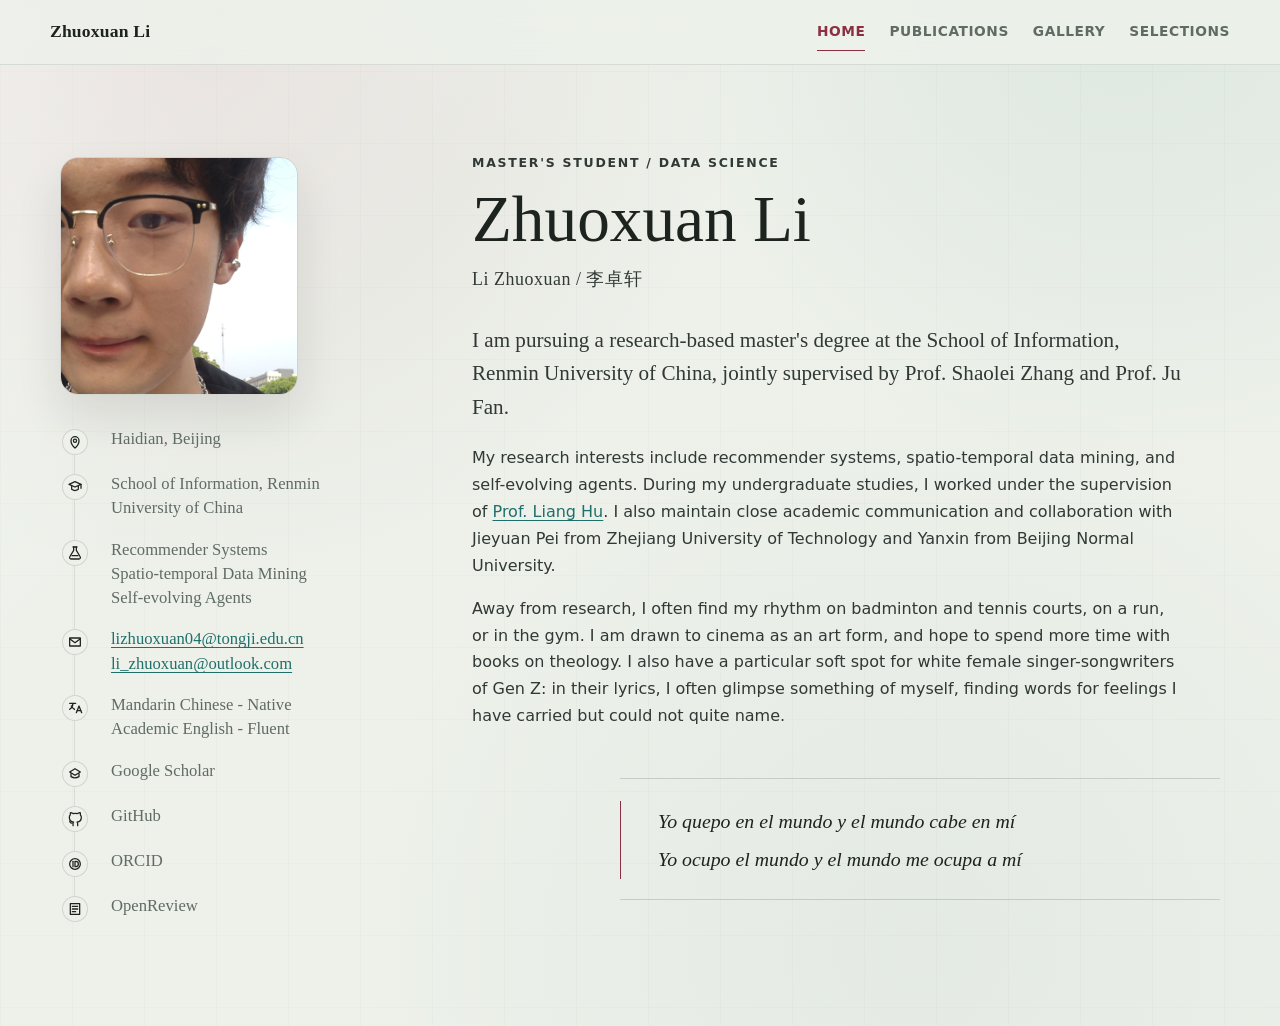
<file: index.html>
<!DOCTYPE html>
<html lang="en">
<head>
    <meta charset="UTF-8">
    <meta name="viewport" content="width=device-width, initial-scale=1.0">
    <meta name="description" content="Zhuoxuan Li's academic homepage.">
    <title>Zhuoxuan Li</title>
    <link rel="stylesheet" href="assets/site.css">
</head>
<body>
    <header class="site-header">
        <div class="page nav">
            <a class="brand" href="index.html">Zhuoxuan Li</a>
            <nav class="nav-links" aria-label="Main navigation">
                <a class="active" href="index.html">Home</a>
                <a href="publications.html">Publications</a>
                <a href="gallery.html">Gallery</a>
                <a href="selections.html">Selections</a>
            </nav>
        </div>
    </header>

    <main class="page home-page">
        <section class="hero">
            <aside class="profile-card" aria-label="Profile information">
                <img class="portrait" src="assets/photos/web/main.jpg" alt="Zhuoxuan Li portrait">
                <div class="identity-list">
                    <div class="identity-row">
                        <span class="identity-icon" aria-hidden="true">
                            <svg viewBox="0 0 24 24"><path d="M12 21s6-5.2 6-11a6 6 0 0 0-12 0c0 5.8 6 11 6 11Z"/><circle cx="12" cy="10" r="2.4"/></svg>
                        </span>
                        <span class="identity-text">Haidian, Beijing</span>
                    </div>
                    <div class="identity-row">
                        <span class="identity-icon" aria-hidden="true">
                            <svg viewBox="0 0 24 24"><path d="m3 8 9-4 9 4-9 4-9-4Z"/><path d="M7 10.5v5c2.8 2 7.2 2 10 0v-5"/><path d="M21 8v6"/></svg>
                        </span>
                        <span class="identity-text">School of Information, Renmin University of China</span>
                    </div>
                    <div class="identity-row">
                        <span class="identity-icon" aria-hidden="true">
                            <svg viewBox="0 0 24 24"><path d="M9 3h6"/><path d="M10 3v5l-5.8 9.6A2.2 2.2 0 0 0 6.1 21h11.8a2.2 2.2 0 0 0 1.9-3.4L14 8V3"/><path d="M7.5 16h9"/></svg>
                        </span>
                        <span class="identity-text">Recommender Systems<br>Spatio-temporal Data Mining<br>Self-evolving Agents</span>
                    </div>
                    <div class="identity-row">
                        <span class="identity-icon" aria-hidden="true">
                            <svg viewBox="0 0 24 24"><path d="M4 6h16v12H4z"/><path d="m4 7 8 6 8-6"/></svg>
                        </span>
                        <span class="identity-text"><a href="mailto:lizhuoxuan04@tongji.edu.cn">lizhuoxuan04@tongji.edu.cn</a><br><a href="mailto:li_zhuoxuan@outlook.com">li_zhuoxuan@outlook.com</a></span>
                    </div>
                    <div class="identity-row">
                        <span class="identity-icon" aria-hidden="true">
                            <svg viewBox="0 0 24 24"><path d="M4 5h9"/><path d="M9 5c-.4 4-2 7-5 9"/><path d="M6.5 9c1 2 2.6 3.7 4.8 5"/><path d="M14 19l4-10 4 10"/><path d="M15.3 16h5.4"/></svg>
                        </span>
                        <span class="identity-text">Mandarin Chinese - Native<br>Academic English - Fluent</span>
                    </div>
                    <a class="identity-row" href="https://scholar.google.com/citations?hl=zh-CN&amp;user=_hGkKOEAAAAJ" target="_blank" rel="noreferrer">
                        <span class="identity-icon" aria-hidden="true">
                            <svg viewBox="0 0 24 24"><path d="M12 4 4 9l8 5 8-5-8-5Z"/><path d="M6 11.5V16c3.4 2 8.6 2 12 0v-4.5"/></svg>
                        </span>
                        <span class="identity-text">Google Scholar</span>
                    </a>
                    <a class="identity-row" href="https://github.com/ZhuoxuanLi-CS" target="_blank" rel="noreferrer">
                        <span class="identity-icon" aria-hidden="true">
                            <svg viewBox="0 0 24 24"><path d="M8 18c-3 1-3-1.7-4-2"/><path d="M16 22v-3.4c0-1-.4-1.7-1-2 3.2-.4 6.5-1.6 6.5-7A5.4 5.4 0 0 0 20 5.8c.2-.6.2-1.8-.2-3.3 0 0-1.2-.4-3.8 1.4a13 13 0 0 0-7 0C6.4 2.1 5.2 2.5 5.2 2.5 4.8 4 4.8 5.2 5 5.8a5.4 5.4 0 0 0-1.5 3.8c0 5.4 3.3 6.6 6.5 7-.5.3-.9 1-.9 2V22"/></svg>
                        </span>
                        <span class="identity-text">GitHub</span>
                    </a>
                    <a class="identity-row" href="https://orcid.org/0009-0004-2109-8980" target="_blank" rel="noreferrer">
                        <span class="identity-icon" aria-hidden="true">
                            <svg viewBox="0 0 24 24"><circle cx="12" cy="12" r="8"/><path d="M9 8v8"/><path d="M12 8h1.4c2.2 0 3.6 1.5 3.6 4s-1.4 4-3.6 4H12V8Z"/></svg>
                        </span>
                        <span class="identity-text">ORCID</span>
                    </a>
                    <a class="identity-row" href="https://openreview.net/profile?id=%7EZhuoxuan_Li2" target="_blank" rel="noreferrer">
                        <span class="identity-icon" aria-hidden="true">
                            <svg viewBox="0 0 24 24"><path d="M5 4h14v16H5z"/><path d="M8 8h8"/><path d="M8 12h8"/><path d="M8 16h5"/></svg>
                        </span>
                        <span class="identity-text">OpenReview</span>
                    </a>
                </div>
            </aside>

            <div class="hero-copy">
                <p class="eyebrow">Master's Student / Data Science</p>
                <h1>Zhuoxuan Li</h1>
                <p class="native-name">Li Zhuoxuan / 李卓轩</p>
                <p class="lead">
                    I am pursuing a research-based master's degree at the School of Information, Renmin University of China, jointly supervised by Prof. Shaolei Zhang and Prof. Ju Fan.
                </p>
                <p>
                    My research interests include recommender systems, spatio-temporal data mining, and self-evolving agents. During my undergraduate studies, I worked under the supervision of <a href="https://cs.tongji.edu.cn/info/1061/2811.htm" target="_blank" rel="noreferrer">Prof. Liang Hu</a>. I also maintain close academic communication and collaboration with Jieyuan Pei from Zhejiang University of Technology and Yanxin from Beijing Normal University.
                </p>
                <p>
                    Away from research, I often find my rhythm on badminton and tennis courts, on a run, or in the gym. I am drawn to cinema as an art form, and hope to spend more time with books on theology. I also have a particular soft spot for white female singer-songwriters of Gen Z: in their lyrics, I often glimpse something of myself, finding words for feelings I have carried but could not quite name.
                </p>
                <aside class="epigraph" aria-label="Favorite epigraph">
                    <blockquote>
                        <p>Yo quepo en el mundo y el mundo cabe en m&iacute;</p>
                        <p>Yo ocupo el mundo y el mundo me ocupa a m&iacute;</p>
                    </blockquote>
                </aside>
            </div>
        </section>
    </main>
</body>
</html>
</file>
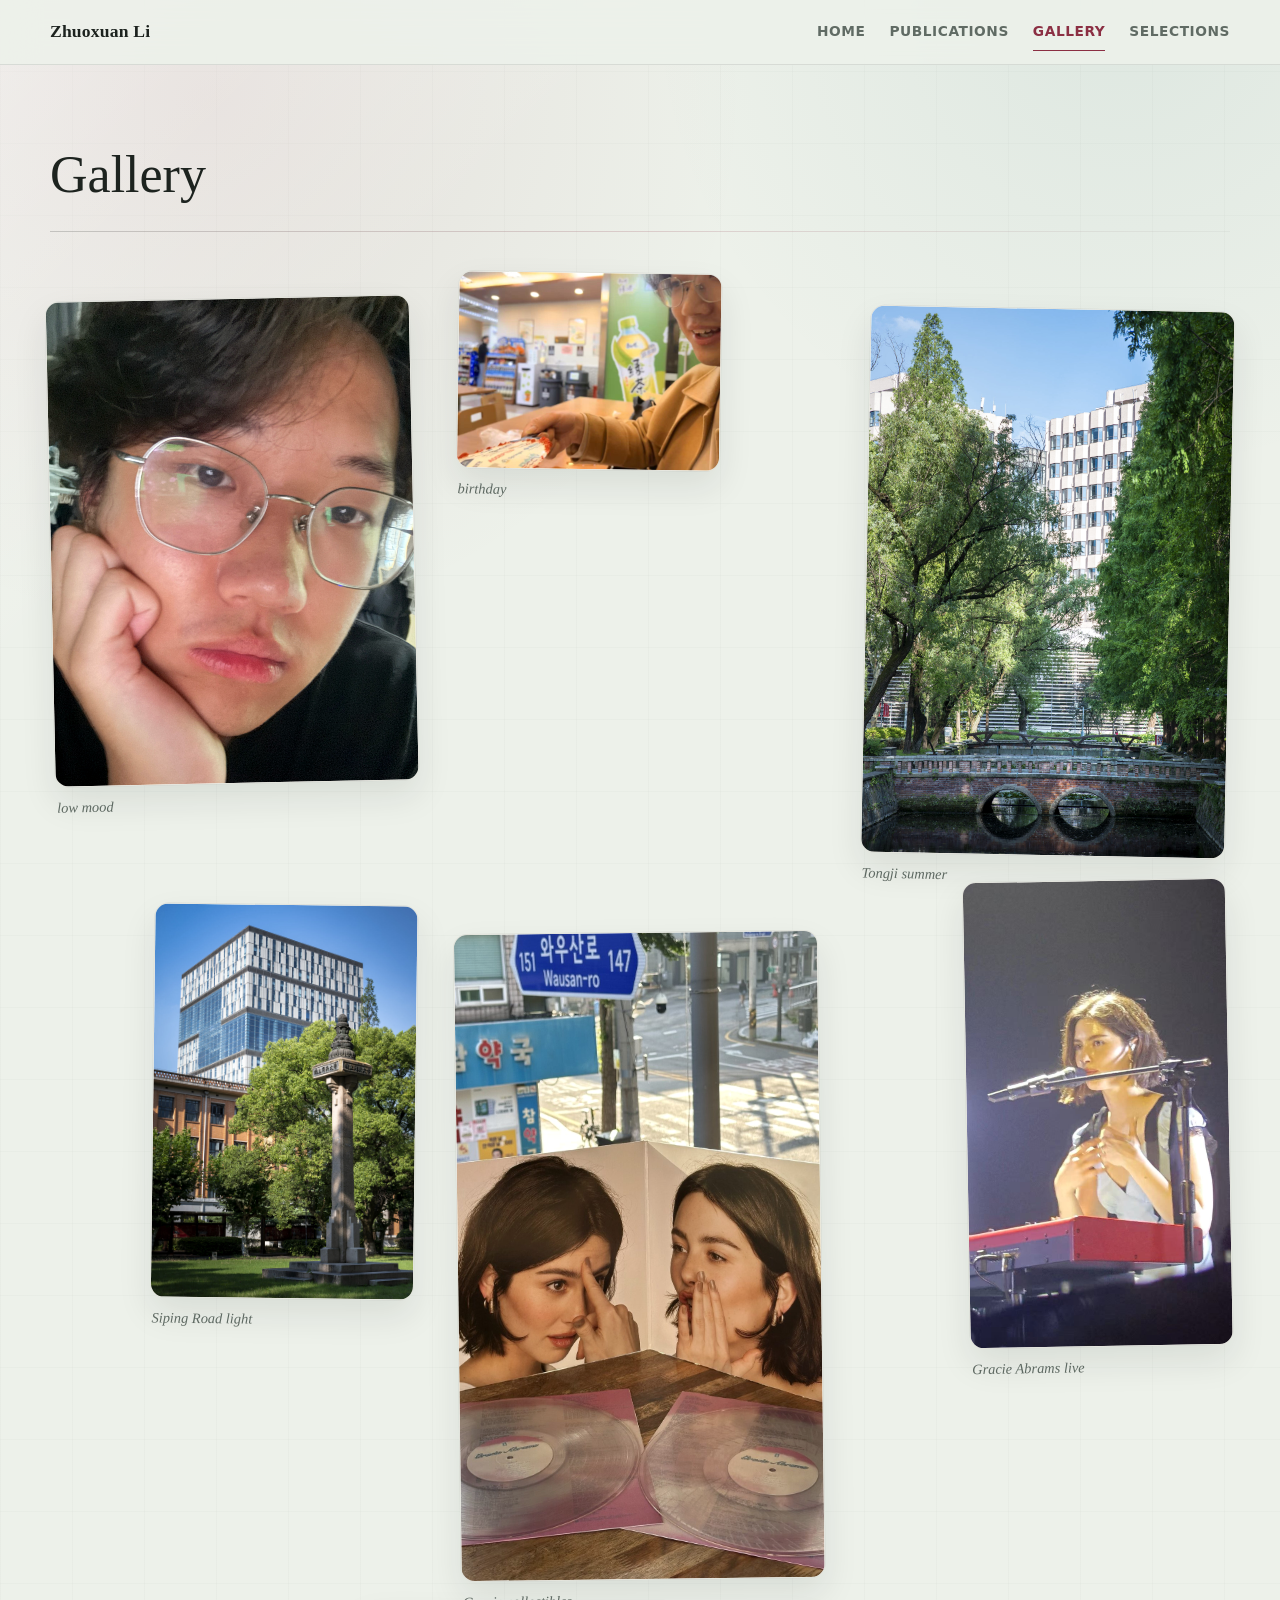
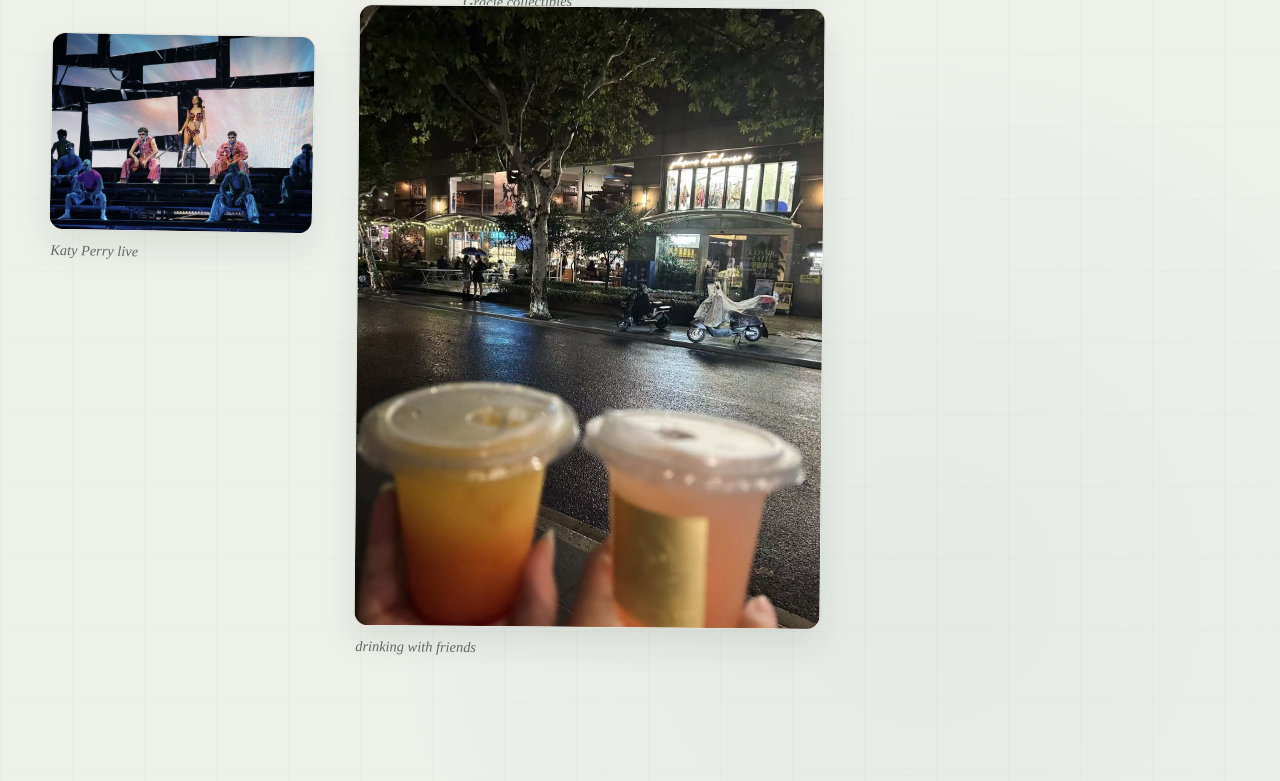
<file: gallery.html>
<!DOCTYPE html>
<html lang="en">
<head>
    <meta charset="UTF-8">
    <meta name="viewport" content="width=device-width, initial-scale=1.0">
    <title>Gallery | Zhuoxuan Li</title>
    <link rel="stylesheet" href="assets/site.css">
</head>
<body>
    <header class="site-header">
        <div class="page nav">
            <a class="brand" href="index.html">Zhuoxuan Li</a>
            <nav class="nav-links" aria-label="Main navigation">
                <a href="index.html">Home</a>
                <a href="publications.html">Publications</a>
                <a class="active" href="gallery.html">Gallery</a>
                <a href="selections.html">Selections</a>
            </nav>
        </div>
    </header>

    <main class="page">
        <section class="page-title">
            <h1>Gallery</h1>
        </section>

        <section class="masonry-gallery">
            <figure class="gallery-card">
                <img src="assets/photos/web/personal-1.jpg" alt="Low mood portrait">
                <figcaption>low mood</figcaption>
            </figure>
            <figure class="gallery-card">
                <img src="assets/photos/web/personal-2.jpg" alt="Birthday portrait">
                <figcaption>birthday</figcaption>
            </figure>
            <figure class="gallery-card">
                <img src="assets/photos/web/school-1.jpg" alt="Tongji campus">
                <figcaption>Tongji summer</figcaption>
            </figure>
            <figure class="gallery-card">
                <img src="assets/photos/web/school-2.jpg" alt="Tongji building">
                <figcaption>Siping Road light</figcaption>
            </figure>
            <figure class="gallery-card">
                <img src="assets/photos/web/featured.jpg" alt="Gracie Abrams record shelf">
                <figcaption>Gracie collectibles</figcaption>
            </figure>
            <figure class="gallery-card">
                <img src="assets/photos/web/ga-live.jpg" alt="Gracie Abrams live">
                <figcaption>Gracie Abrams live</figcaption>
            </figure>
            <figure class="gallery-card">
                <img src="assets/photos/web/kp-live.jpg" alt="Concert stage">
                <figcaption>Katy Perry live</figcaption>
            </figure>
            <figure class="gallery-card">
                <img src="assets/photos/web/shanghai-night.jpg" alt="Shanghai night street">
                <figcaption>drinking with friends</figcaption>
            </figure>
        </section>
    </main>
</body>
</html>
</file>
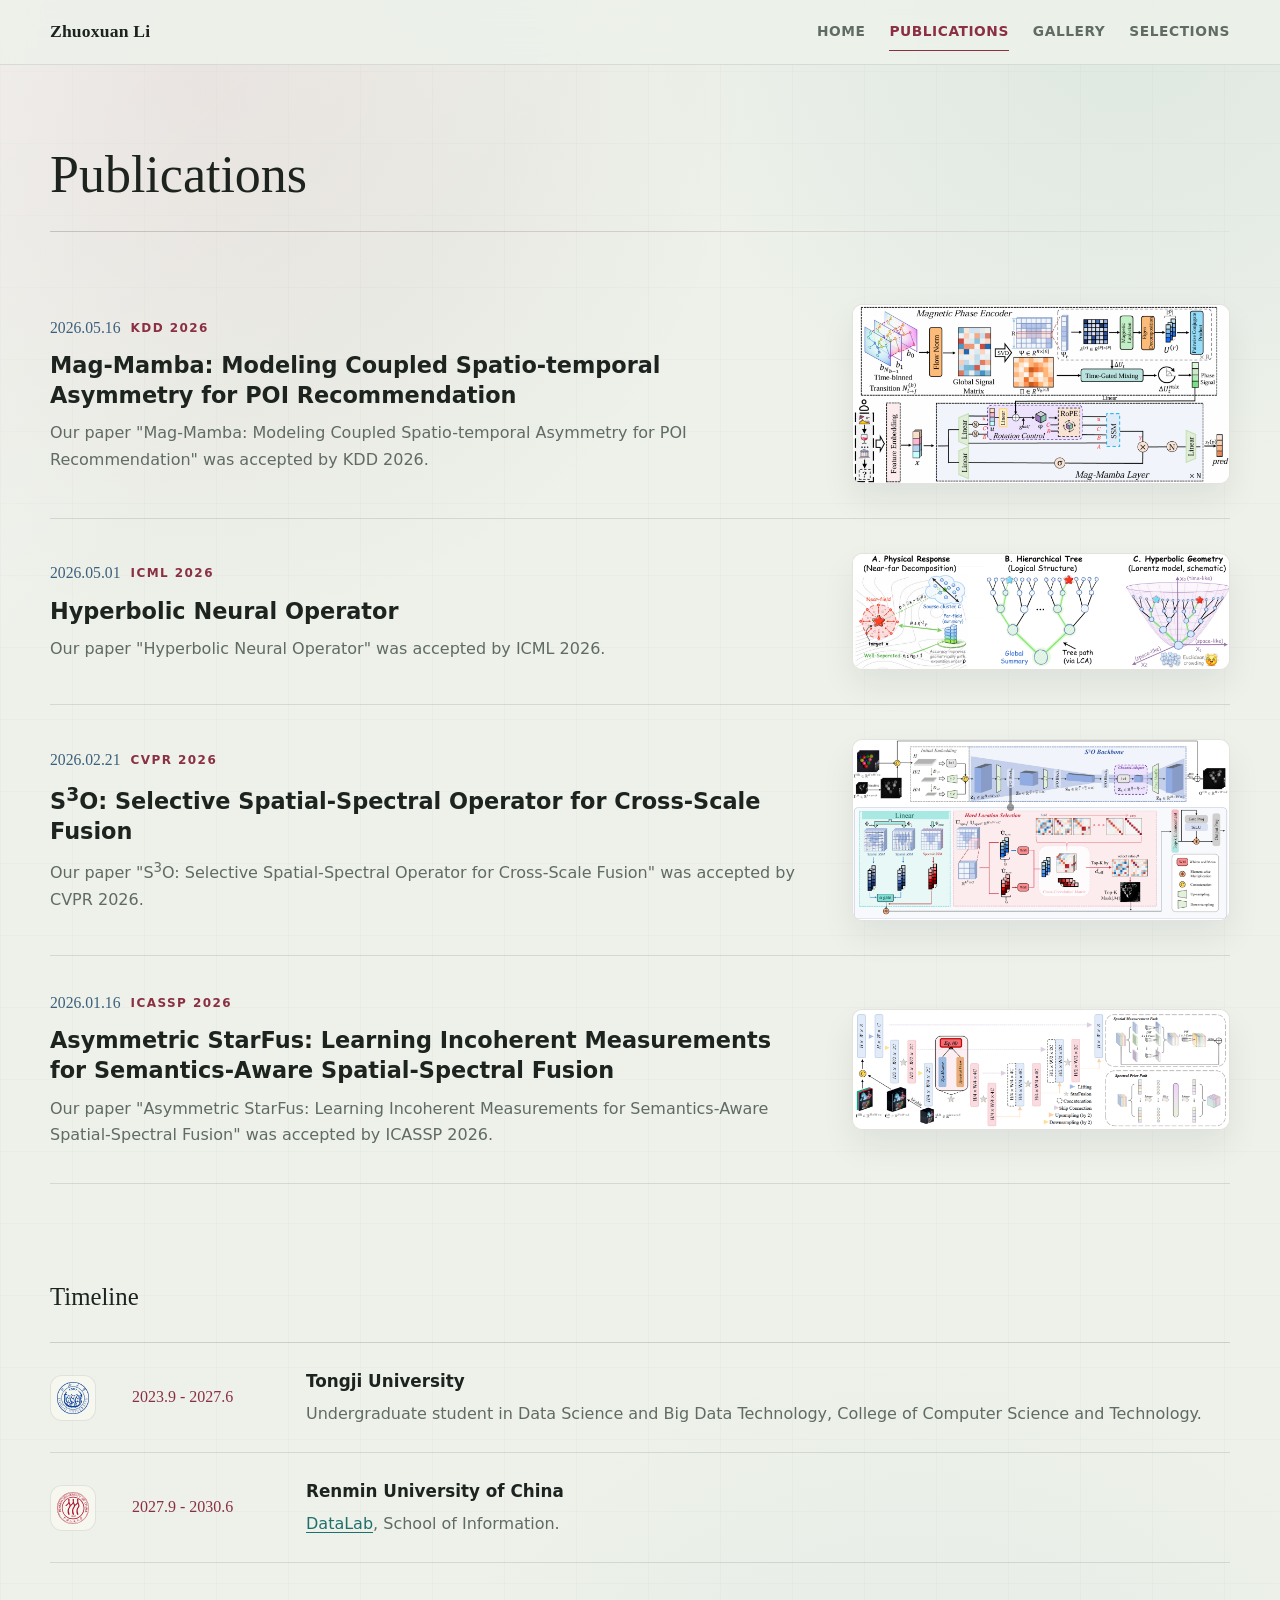
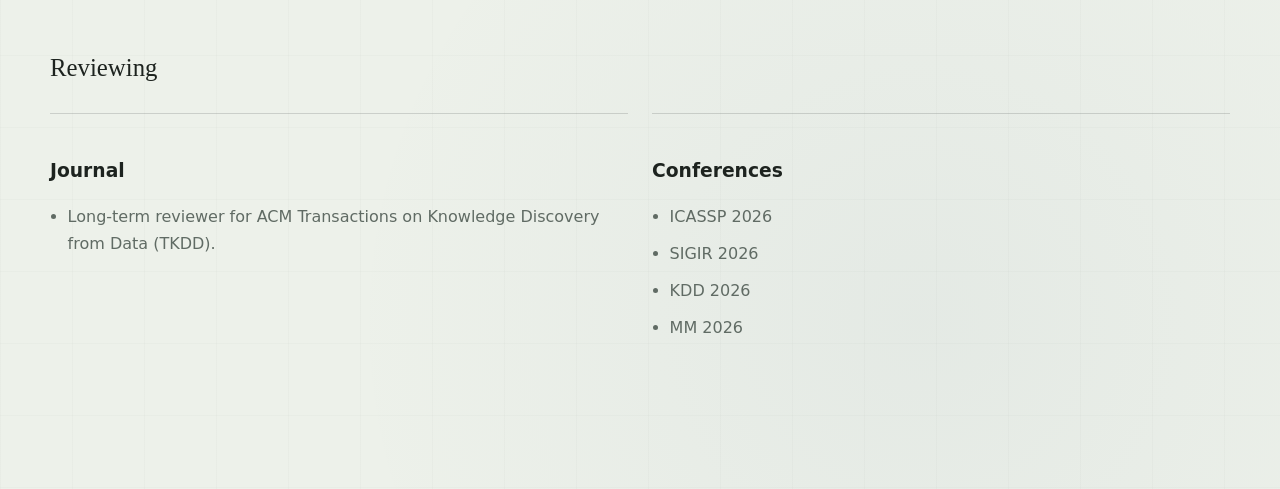
<file: publications.html>
<!DOCTYPE html>
<html lang="en">
<head>
    <meta charset="UTF-8">
    <meta name="viewport" content="width=device-width, initial-scale=1.0">
    <title>Publications | Zhuoxuan Li</title>
    <link rel="stylesheet" href="assets/site.css">
</head>
<body>
    <header class="site-header">
        <div class="page nav">
            <a class="brand" href="index.html">Zhuoxuan Li</a>
            <nav class="nav-links" aria-label="Main navigation">
                <a href="index.html">Home</a>
                <a class="active" href="publications.html">Publications</a>
                <a href="gallery.html">Gallery</a>
                <a href="selections.html">Selections</a>
            </nav>
        </div>
    </header>

    <main class="page">
        <section class="page-title">
            <h1>Publications</h1>
        </section>

        <section class="paper-list">
            <article class="paper-entry">
                <div class="paper-main">
                    <div class="paper-meta">
                        <time>2026.05.16</time>
                        <span>KDD 2026</span>
                    </div>
                    <h2>Mag-Mamba: Modeling Coupled Spatio-temporal Asymmetry for POI Recommendation</h2>
                    <p>Our paper "Mag-Mamba: Modeling Coupled Spatio-temporal Asymmetry for POI Recommendation" was accepted by KDD 2026.</p>
                </div>
                <img src="assets/papers/mag-mamba.png" alt="Mag-Mamba pipeline">
            </article>
            <article class="paper-entry">
                <div class="paper-main">
                    <div class="paper-meta">
                        <time>2026.05.01</time>
                        <span>ICML 2026</span>
                    </div>
                    <h2>Hyperbolic Neural Operator</h2>
                    <p>Our paper "Hyperbolic Neural Operator" was accepted by ICML 2026.</p>
                </div>
                <img src="assets/papers/hno.png" alt="Hyperbolic Neural Operator pipeline">
            </article>
            <article class="paper-entry">
                <div class="paper-main">
                    <div class="paper-meta">
                        <time>2026.02.21</time>
                        <span>CVPR 2026</span>
                    </div>
                    <h2>S<sup>3</sup>O: Selective Spatial-Spectral Operator for Cross-Scale Fusion</h2>
                    <p>Our paper "S<sup>3</sup>O: Selective Spatial-Spectral Operator for Cross-Scale Fusion" was accepted by CVPR 2026.</p>
                </div>
                <img src="assets/papers/s3o.png" alt="S3O pipeline">
            </article>
            <article class="paper-entry">
                <div class="paper-main">
                    <div class="paper-meta">
                        <time>2026.01.16</time>
                        <span>ICASSP 2026</span>
                    </div>
                    <h2>Asymmetric StarFus: Learning Incoherent Measurements for Semantics-Aware Spatial-Spectral Fusion</h2>
                    <p>Our paper "Asymmetric StarFus: Learning Incoherent Measurements for Semantics-Aware Spatial-Spectral Fusion" was accepted by ICASSP 2026.</p>
                </div>
                <img src="assets/papers/starfus.png" alt="Asymmetric StarFus pipeline">
            </article>
        </section>

        <section class="research-extra">
            <h2>Timeline</h2>
            <div class="timeline-panel">
                <article class="timeline-item">
                    <img class="timeline-logo" src="assets/logos/tongji.svg" alt="Tongji University logo">
                    <time>2023.9 - 2027.6</time>
                    <div>
                        <h3>Tongji University</h3>
                        <p>Undergraduate student in Data Science and Big Data Technology, College of Computer Science and Technology.</p>
                    </div>
                </article>
                <article class="timeline-item">
                    <img class="timeline-logo" src="assets/logos/ruc.svg" alt="Renmin University of China logo">
                    <time>2027.9 - 2030.6</time>
                    <div>
                        <h3>Renmin University of China</h3>
                        <p><a href="https://www.ruc-datalab.com/" target="_blank" rel="noreferrer">DataLab</a>, School of Information.</p>
                    </div>
                </article>
            </div>
        </section>

        <section class="research-extra">
            <h2>Reviewing</h2>
            <div class="service-grid">
                <article class="service-card">
                    <h3>Journal</h3>
                    <ul>
                        <li>Long-term reviewer for ACM Transactions on Knowledge Discovery from Data (TKDD).</li>
                    </ul>
                </article>
                <article class="service-card">
                    <h3>Conferences</h3>
                    <ul>
                        <li>ICASSP 2026</li>
                        <li>SIGIR 2026</li>
                        <li>KDD 2026</li>
                        <li>MM 2026</li>
                    </ul>
                </article>
            </div>
        </section>
    </main>
</body>
</html>
</file>
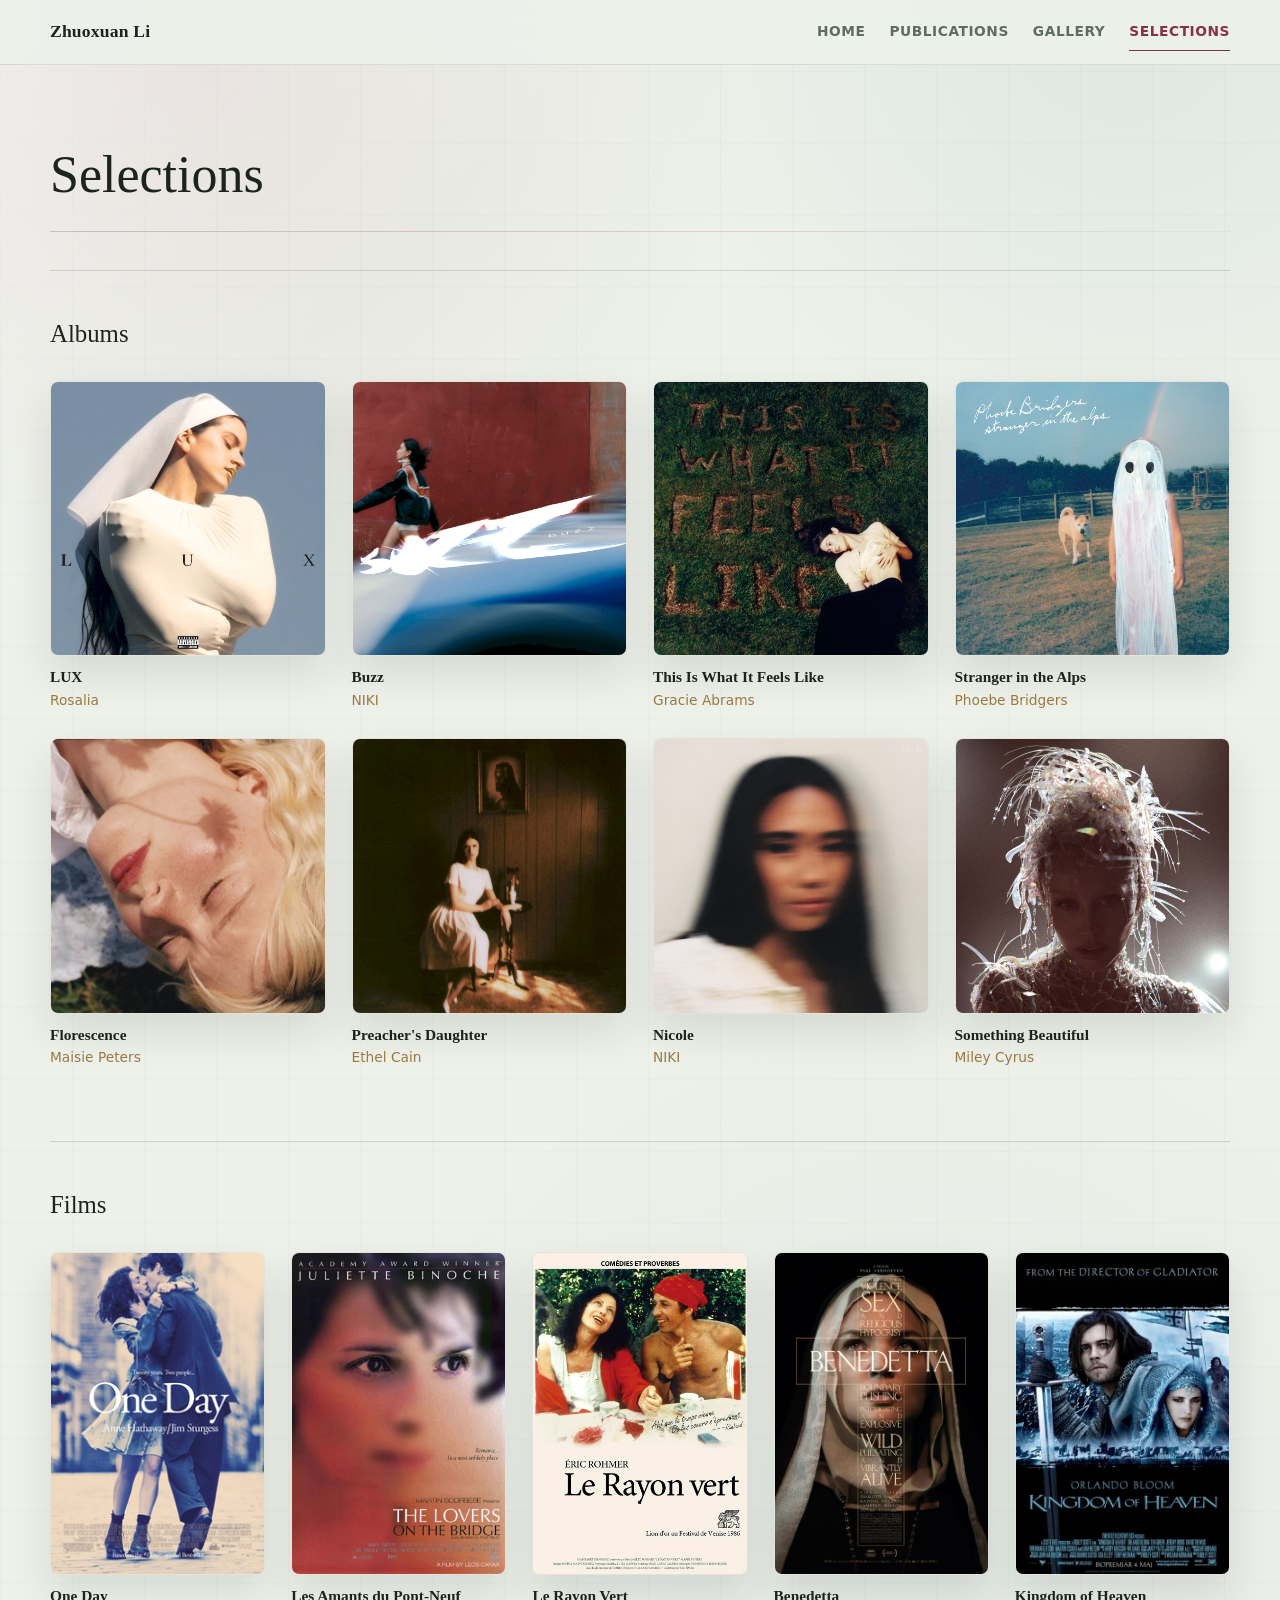
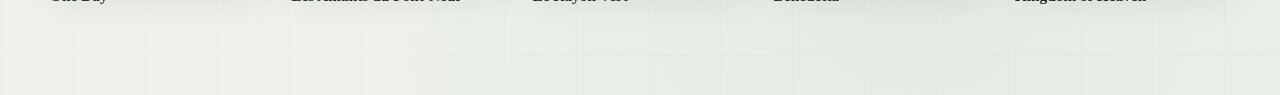
<file: selections.html>
<!DOCTYPE html>
<html lang="en">
<head>
    <meta charset="UTF-8">
    <meta name="viewport" content="width=device-width, initial-scale=1.0">
    <title>Selections | Zhuoxuan Li</title>
    <link rel="stylesheet" href="assets/site.css">
</head>
<body>
    <header class="site-header">
        <div class="page nav">
            <a class="brand" href="index.html">Zhuoxuan Li</a>
            <nav class="nav-links" aria-label="Main navigation">
                <a href="index.html">Home</a>
                <a href="publications.html">Publications</a>
                <a href="gallery.html">Gallery</a>
                <a class="active" href="selections.html">Selections</a>
            </nav>
        </div>
    </header>

    <main class="page">
        <section class="page-title">
            <h1>Selections</h1>
        </section>

        <section class="selection-section">
            <h2>Albums</h2>
            <div class="cover-wall album-wall">
                <article class="cover-card"><img src="assets/selections/rosalia-lux.jpg" alt="LUX by Rosalia"><div><strong>LUX</strong><span>Rosalia</span></div></article>
                <article class="cover-card"><img src="assets/selections/niki-buzz.jpg" alt="Buzz by NIKI"><div><strong>Buzz</strong><span>NIKI</span></div></article>
                <article class="cover-card"><img src="assets/selections/gracie-this-is-what-it-feels-like.jpg" alt="This Is What It Feels Like by Gracie Abrams"><div><strong>This Is What It Feels Like</strong><span>Gracie Abrams</span></div></article>
                <article class="cover-card"><img src="assets/selections/phoebe-stranger-in-the-alps.jpg" alt="Stranger in the Alps by Phoebe Bridgers"><div><strong>Stranger in the Alps</strong><span>Phoebe Bridgers</span></div></article>
                <article class="cover-card"><img src="assets/selections/maisie-peters-florescence.jpg" alt="Florescence by Maisie Peters"><div><strong>Florescence</strong><span>Maisie Peters</span></div></article>
                <article class="cover-card"><img src="assets/selections/ethel-preachers-daughter.jpg" alt="Preacher's Daughter by Ethel Cain"><div><strong>Preacher's Daughter</strong><span>Ethel Cain</span></div></article>
                <article class="cover-card"><img src="assets/selections/niki-nicole.jpg" alt="Nicole by NIKI"><div><strong>Nicole</strong><span>NIKI</span></div></article>
                <article class="cover-card"><img src="assets/selections/miley-something-beautiful.jpg" alt="Something Beautiful by Miley Cyrus"><div><strong>Something Beautiful</strong><span>Miley Cyrus</span></div></article>
            </div>
        </section>

        <section class="selection-section">
            <h2>Films</h2>
            <div class="cover-wall film-wall">
                <article class="poster-card"><img src="assets/selections/one-day.jpg" alt="One Day poster"><strong>One Day</strong></article>
                <article class="poster-card"><img src="assets/selections/les-amants-du-pont-neuf.jpg" alt="Les Amants du Pont-Neuf poster"><strong>Les Amants du Pont-Neuf</strong></article>
                <article class="poster-card"><img src="assets/selections/le-rayon-vert.jpg" alt="Le Rayon Vert poster"><strong>Le Rayon Vert</strong></article>
                <article class="poster-card"><img src="assets/selections/benedetta.jpg" alt="Benedetta poster"><strong>Benedetta</strong></article>
                <article class="poster-card"><img src="assets/selections/kingdom-of-heaven.jpg" alt="Kingdom of Heaven poster"><strong>Kingdom of Heaven</strong></article>
            </div>
        </section>
    </main>
</body>
</html>
</file>
<file: assets/site.css>
:root {
    --bg: #edf1ea;
    --paper: #fbfbf4;
    --ink: #1d231f;
    --muted: #606b64;
    --line: #c9d1c7;
    --accent: #8b2f43;
    --teal: #1f6f6b;
    --blue: #3c5f7c;
    --gold: #9b7a42;
    --ink-rgb: 29, 35, 31;
    --bg-rgb: 237, 241, 234;
    --paper-rgb: 251, 251, 244;
    --accent-rgb: 139, 47, 67;
    --teal-rgb: 31, 111, 107;
    --blue-rgb: 60, 95, 124;
    --gold-rgb: 155, 122, 66;
    --shadow-rgb: 24, 33, 29;
    --shadow: 0 18px 44px rgba(var(--shadow-rgb), 0.08);
}

* {
    box-sizing: border-box;
}

html {
    scroll-behavior: smooth;
}

body {
    margin: 0;
    color: var(--ink);
    background:
        radial-gradient(circle at 16% 4%, rgba(var(--accent-rgb), 0.085), transparent 34rem),
        radial-gradient(circle at 88% 0%, rgba(var(--teal-rgb), 0.075), transparent 30rem),
        radial-gradient(circle at 72% 92%, rgba(var(--blue-rgb), 0.052), transparent 36rem),
        linear-gradient(135deg, rgba(255, 255, 255, 0.48), transparent 30rem),
        linear-gradient(90deg, rgba(var(--ink-rgb), 0.02) 1px, transparent 1px),
        linear-gradient(0deg, rgba(var(--ink-rgb), 0.02) 1px, transparent 1px),
        var(--bg);
    background-size: auto, auto, auto, auto, 72px 72px, 72px 72px, auto;
    font-family: Inter, ui-sans-serif, system-ui, -apple-system, BlinkMacSystemFont, "Segoe UI", Arial, sans-serif;
    line-height: 1.68;
}

::selection {
    color: var(--paper);
    background: var(--accent);
}

a {
    color: inherit;
    text-decoration: none;
}

p a,
dd a,
.identity-text a {
    color: var(--teal);
    text-decoration: underline;
    text-underline-offset: 3px;
}

.page {
    width: min(1180px, calc(100% - 56px));
    margin: 0 auto;
}

.narrow {
    width: min(940px, calc(100% - 56px));
}

.home-page {
    width: min(1160px, calc(100% - 72px));
}

.site-header {
    position: sticky;
    top: 0;
    z-index: 10;
    border-bottom: 1px solid rgba(var(--ink-rgb), 0.1);
    background: rgba(var(--bg-rgb), 0.86);
    backdrop-filter: blur(18px);
}

.nav {
    display: flex;
    align-items: center;
    justify-content: space-between;
    gap: 24px;
    min-height: 64px;
}

.brand {
    font-family: Georgia, "Times New Roman", serif;
    font-size: 1.1rem;
    font-weight: 700;
    letter-spacing: 0.01em;
}

.nav-links {
    display: flex;
    flex-wrap: wrap;
    justify-content: flex-end;
    gap: 24px;
    color: var(--muted);
    font-size: 0.86rem;
    font-weight: 700;
    letter-spacing: 0.04em;
    text-transform: uppercase;
}

.nav-links a {
    position: relative;
    padding: 3px 0;
}

.nav-links a::after {
    content: "";
    position: absolute;
    right: 0;
    bottom: -4px;
    left: 0;
    height: 1px;
    background: currentColor;
    opacity: 0;
    transform: scaleX(0.45);
    transition: opacity 160ms ease, transform 160ms ease;
}

.nav-links a.active,
.nav-links a:hover {
    color: var(--accent);
}

.nav-links a.active::after,
.nav-links a:hover::after {
    opacity: 1;
    transform: scaleX(1);
}

.hero {
    display: grid;
    grid-template-columns: 292px minmax(0, 748px);
    gap: clamp(68px, 8.5vw, 124px);
    align-items: start;
    justify-content: space-between;
    padding: 88px 0 104px;
}

.hero-copy {
    max-width: 760px;
}

.eyebrow {
    margin: 0 0 14px;
    color: var(--accent);
    font-size: 0.78rem;
    font-weight: 750;
    letter-spacing: 0.14em;
    text-transform: uppercase;
}

h1,
h2 {
    margin: 0;
    font-family: Georgia, "Times New Roman", serif;
    font-weight: 500;
    letter-spacing: 0;
}

h1 {
    font-size: clamp(2.85rem, 5.1vw, 4.85rem);
    line-height: 0.98;
}

h2 {
    font-size: clamp(1.38rem, 2.5vw, 2rem);
}

.lead {
    margin-top: 30px;
    color: #28312d;
    font-family: Georgia, "Times New Roman", serif;
    font-size: clamp(1.14rem, 1.7vw, 1.32rem);
    line-height: 1.58;
}

.native-name {
    margin: 12px 0 0;
    color: var(--accent);
    font-family: Georgia, "Times New Roman", serif;
    font-size: clamp(1rem, 1.4vw, 1.18rem);
    letter-spacing: 0.03em;
}

.hero-copy p {
    max-width: 710px;
    color: #303936;
}

.epigraph {
    width: min(600px, 100%);
    margin: 48px 0 0 auto;
    padding: 24px 0 22px 38px;
    border-top: 1px solid rgba(var(--ink-rgb), 0.16);
    border-bottom: 1px solid rgba(var(--ink-rgb), 0.16);
    position: relative;
}

.epigraph::before {
    content: "";
    position: absolute;
    top: 22px;
    bottom: 20px;
    left: 0;
    width: 1px;
    background: var(--accent);
}

.epigraph blockquote {
    margin: 0;
    font-family: Georgia, "Times New Roman", serif;
    font-size: clamp(1.08rem, 1.55vw, 1.28rem);
    font-style: italic;
    line-height: 1.82;
}

.epigraph p {
    margin: 0;
    max-width: none;
    color: var(--ink);
}

.epigraph p + p {
    margin-top: 2px;
}

.profile-card {
    width: min(100%, 285px);
    justify-self: start;
    padding-top: 4px;
    position: sticky;
    top: 92px;
}

.portrait {
    display: block;
    width: min(100%, 238px);
    aspect-ratio: 1;
    margin: 0 auto 0 0;
    border: 1px solid rgba(var(--ink-rgb), 0.11);
    border-radius: 18px;
    box-shadow: 0 22px 46px rgba(var(--shadow-rgb), 0.105);
    filter: saturate(0.96) contrast(1.02);
    object-fit: cover;
    object-position: center;
}

.identity-list {
    display: grid;
    gap: 17px;
    margin-top: 32px;
    padding-left: 2px;
    position: relative;
}

.identity-list::before {
    content: "";
    position: absolute;
    top: 5px;
    bottom: 5px;
    left: 14px;
    width: 1px;
    background: rgba(var(--ink-rgb), 0.1);
}

.identity-row {
    display: grid;
    grid-template-columns: 34px minmax(0, 1fr);
    gap: 15px;
    align-items: start;
    color: var(--muted);
    font-family: Georgia, "Times New Roman", serif;
    font-size: 1.04rem;
    line-height: 1.46;
    position: relative;
    z-index: 1;
}

a.identity-row {
    text-decoration: none;
}

.identity-row:hover .identity-text {
    color: var(--ink);
}

.identity-icon {
    display: inline-grid;
    width: 26px;
    height: 26px;
    place-items: center;
    margin-top: 2px;
    border: 1px solid rgba(var(--ink-rgb), 0.14);
    border-radius: 50%;
    background: var(--bg);
    color: var(--ink);
}

.identity-icon svg {
    width: 16px;
    height: 16px;
    fill: none;
    stroke: currentColor;
    stroke-linecap: round;
    stroke-linejoin: round;
    stroke-width: 1.9;
}

.identity-text {
    min-width: 0;
}

.page-title {
    padding: 82px 0 38px;
}

.page-title::after {
    content: "";
    display: block;
    width: 100%;
    height: 1px;
    margin-top: 28px;
    background: linear-gradient(90deg, rgba(var(--ink-rgb), 0.2), rgba(var(--accent-rgb), 0.18), rgba(var(--ink-rgb), 0.04));
}

.page-title h1 {
    font-size: clamp(2.1rem, 4.2vw, 3.25rem);
    line-height: 1.08;
}

.pub-list,
.service-grid,
.selection-section,
.photo-grid,
.masonry-gallery {
    padding-bottom: 72px;
}

.paper-list {
    padding-bottom: 84px;
}

.paper-entry {
    display: grid;
    grid-template-columns: minmax(0, 1fr) minmax(230px, 32%);
    gap: 56px;
    align-items: center;
    padding: 34px 0;
    border-bottom: 1px solid rgba(var(--ink-rgb), 0.12);
}

.paper-entry h2,
.paper-entry img {
    transition: color 160ms ease, box-shadow 160ms ease, transform 160ms ease;
}

.paper-entry:hover h2 {
    color: var(--accent);
}

.paper-entry:hover img {
    box-shadow: 0 20px 42px rgba(var(--shadow-rgb), 0.11);
    transform: translateY(-2px);
}

.paper-main {
    min-width: 0;
}

.paper-meta {
    display: flex;
    flex-wrap: wrap;
    gap: 10px;
    align-items: center;
    margin-bottom: 10px;
}

.paper-entry time {
    color: var(--blue);
    font-family: Georgia, "Times New Roman", serif;
    font-size: 0.98rem;
    font-variant-numeric: tabular-nums;
}

.paper-entry h2 {
    max-width: 780px;
    margin-bottom: 10px;
    font-family: Inter, ui-sans-serif, system-ui, sans-serif;
    font-size: clamp(1.14rem, 1.75vw, 1.42rem);
    font-weight: 760;
    line-height: 1.32;
}

.paper-entry span {
    display: inline-flex;
    align-items: center;
    min-height: auto;
    padding: 0;
    border: 0;
    border-radius: 0;
    color: var(--accent);
    font-size: 0.75rem;
    font-weight: 850;
    letter-spacing: 0.12em;
    text-transform: uppercase;
}

.paper-entry p {
    margin: 0;
    color: var(--muted);
}

.paper-entry img {
    display: block;
    width: 100%;
    max-height: 185px;
    object-fit: contain;
    border: 1px solid rgba(var(--ink-rgb), 0.1);
    border-radius: 10px;
    background: rgba(var(--paper-rgb), 0.8);
    box-shadow: 0 16px 34px rgba(var(--shadow-rgb), 0.07);
}

.service-grid {
    display: grid;
    grid-template-columns: repeat(2, minmax(0, 1fr));
    gap: 24px;
}

.service-card {
    padding: 22px 0 0;
    border-top: 1px solid rgba(var(--ink-rgb), 0.16);
}

.service-card h2,
.service-card h3 {
    margin-bottom: 18px;
}

.service-card ul {
    display: grid;
    gap: 10px;
    margin: 0;
    padding-left: 1.1rem;
    color: var(--muted);
}

.research-extra {
    padding: 8px 0 76px;
}

.research-extra h2 {
    margin-bottom: 24px;
    color: var(--ink);
    font-size: clamp(1.12rem, 2vw, 1.55rem);
}

.timeline-panel {
    border-top: 1px solid rgba(var(--ink-rgb), 0.16);
}

.timeline-item {
    display: grid;
    grid-template-columns: 58px 150px 1fr;
    gap: 24px;
    align-items: center;
    padding: 24px 0;
    border-bottom: 1px solid rgba(var(--ink-rgb), 0.12);
}

.timeline-logo {
    width: 46px;
    height: 46px;
    object-fit: contain;
    padding: 6px;
    border: 1px solid rgba(var(--ink-rgb), 0.1);
    border-radius: 12px;
    background: rgba(var(--paper-rgb), 0.68);
}

.timeline-item time {
    color: var(--accent);
    font-family: Georgia, "Times New Roman", serif;
}

.timeline-item h3 {
    margin: 0 0 6px;
    font-size: 1.05rem;
}

.timeline-item p {
    margin: 0;
    color: var(--muted);
}

.masonry-gallery {
    display: grid;
    grid-template-columns: repeat(12, 1fr);
    grid-auto-flow: dense;
    gap: 38px 42px;
    align-items: start;
    padding-top: 10px;
    padding-bottom: 110px;
}

.gallery-card {
    display: grid;
    gap: 8px;
    width: 100%;
    margin: 0;
    transform: translateY(var(--shift-y, 0)) rotate(var(--tilt, 0deg));
}

.gallery-card:nth-child(1) {
    grid-column: 1 / span 4;
    --shift-y: 18px;
    --tilt: -1.2deg;
}

.gallery-card:nth-child(2) {
    grid-column: 5 / span 3;
    --shift-y: -8px;
    --tilt: 0.8deg;
}

.gallery-card:nth-child(3) {
    grid-column: 9 / span 4;
    --shift-y: 28px;
    --tilt: 1.1deg;
}

.gallery-card:nth-child(4) {
    grid-column: 2 / span 3;
    --shift-y: 6px;
    --tilt: 0.7deg;
}

.gallery-card:nth-child(5) {
    grid-column: 5 / span 4;
    --shift-y: 34px;
    --tilt: -0.7deg;
}

.gallery-card:nth-child(6) {
    grid-column: 10 / span 3;
    --shift-y: -18px;
    --tilt: -1deg;
}

.gallery-card:nth-child(7) {
    grid-column: 1 / span 3;
    --shift-y: 18px;
    --tilt: 1deg;
}

.gallery-card:nth-child(8) {
    grid-column: 4 / span 5;
    --shift-y: -10px;
    --tilt: 0.5deg;
}

.gallery-card img {
    display: block;
    width: 100%;
    border: 1px solid rgba(var(--ink-rgb), 0.12);
    border-radius: 14px;
    background: var(--paper);
    box-shadow: 0 16px 34px rgba(var(--shadow-rgb), 0.095);
    filter: saturate(0.95) contrast(1.02);
    transition: box-shadow 160ms ease, transform 160ms ease;
}

.gallery-card:hover img {
    box-shadow: 0 22px 42px rgba(var(--shadow-rgb), 0.13);
    transform: translateY(-3px);
}

.gallery-card figcaption {
    margin-top: 0;
    padding-left: 2px;
    color: var(--muted);
    font-family: Georgia, "Times New Roman", serif;
    font-size: 0.9rem;
    font-style: italic;
}

.selection-section {
    border-top: 1px solid rgba(var(--ink-rgb), 0.14);
    padding-top: 42px;
}

.selection-section:first-of-type {
    border-top: 0;
    padding-top: 0;
}

.selection-section h2 {
    margin-bottom: 26px;
    font-size: clamp(1.16rem, 2vw, 1.55rem);
}

.cover-wall {
    display: grid;
    gap: 26px;
}

.album-wall {
    grid-template-columns: repeat(4, minmax(0, 1fr));
}

.film-wall {
    grid-template-columns: repeat(5, minmax(0, 1fr));
}

.cover-card,
.poster-card {
    display: grid;
    gap: 11px;
    align-content: start;
}

.cover-card img,
.poster-card img {
    display: block;
    width: 100%;
    border: 1px solid rgba(var(--ink-rgb), 0.12);
    background: var(--paper);
    box-shadow: 0 18px 38px rgba(var(--shadow-rgb), 0.115);
    filter: saturate(0.96) contrast(1.02);
    transition: transform 160ms ease, box-shadow 160ms ease;
}

.cover-card img {
    aspect-ratio: 1;
    object-fit: cover;
    border-radius: 8px;
}

.poster-card img {
    aspect-ratio: 2 / 3;
    object-fit: cover;
    border-radius: 8px;
}

.cover-card:hover img,
.poster-card:hover img {
    box-shadow: 0 22px 46px rgba(var(--shadow-rgb), 0.18);
    transform: translateY(-4px);
}

.cover-card div {
    display: grid;
    gap: 2px;
}

.cover-card strong,
.poster-card strong {
    color: var(--ink);
    font-family: Georgia, "Times New Roman", serif;
    font-size: 0.96rem;
    font-weight: 760;
    line-height: 1.28;
}

.cover-card span {
    color: var(--gold);
    font-size: 0.86rem;
}

.poster-card strong {
    min-height: 2.4em;
}

@media (max-width: 900px) {
    .hero,
    .service-grid {
        grid-template-columns: 1fr;
    }

    .home-page {
        width: min(760px, calc(100% - 48px));
    }

    .hero {
        gap: 48px;
        padding: 66px 0 76px;
    }

    .profile-card {
        justify-self: start;
        position: static;
        width: min(100%, 330px);
    }

    .portrait {
        margin-left: 0;
    }

    .album-wall,
    .film-wall {
        grid-template-columns: repeat(2, minmax(0, 1fr));
    }

    .masonry-gallery {
        grid-template-columns: repeat(6, 1fr);
        gap: 28px;
    }

    .gallery-card:nth-child(odd) {
        grid-column: 1 / span 3;
    }

    .gallery-card:nth-child(even) {
        grid-column: 4 / span 3;
    }
}

@media (max-width: 620px) {
    .page,
    .narrow {
        width: min(100% - 28px, 1080px);
    }

    .home-page {
        width: min(100% - 28px, 1080px);
    }

    .nav {
        align-items: flex-start;
        flex-direction: column;
        gap: 10px;
        padding: 14px 0;
    }

    .nav-links {
        justify-content: flex-start;
        gap: 12px;
    }

    h1 {
        font-size: clamp(2.7rem, 15vw, 3.8rem);
    }

    .page-title h1 {
        font-size: clamp(2.2rem, 11vw, 3rem);
    }

    .paper-entry {
        grid-template-columns: 1fr;
        gap: 8px;
    }

    .identity-list {
        gap: 12px;
    }

    .identity-row {
        grid-template-columns: 30px minmax(0, 1fr);
        font-size: 0.98rem;
    }

    .timeline-item {
        grid-template-columns: 52px 1fr;
        gap: 8px;
    }

    .timeline-item time,
    .timeline-item div {
        grid-column: 2;
    }

    .epigraph {
        margin-left: 0;
        padding-left: 26px;
    }

    .paper-entry img {
        max-height: none;
    }

    .album-wall,
    .film-wall,
    .masonry-gallery {
        grid-template-columns: 1fr;
    }

    .gallery-card,
    .gallery-card:nth-child(odd),
    .gallery-card:nth-child(even) {
        grid-column: 1;
        transform: none;
    }
}
</file>
